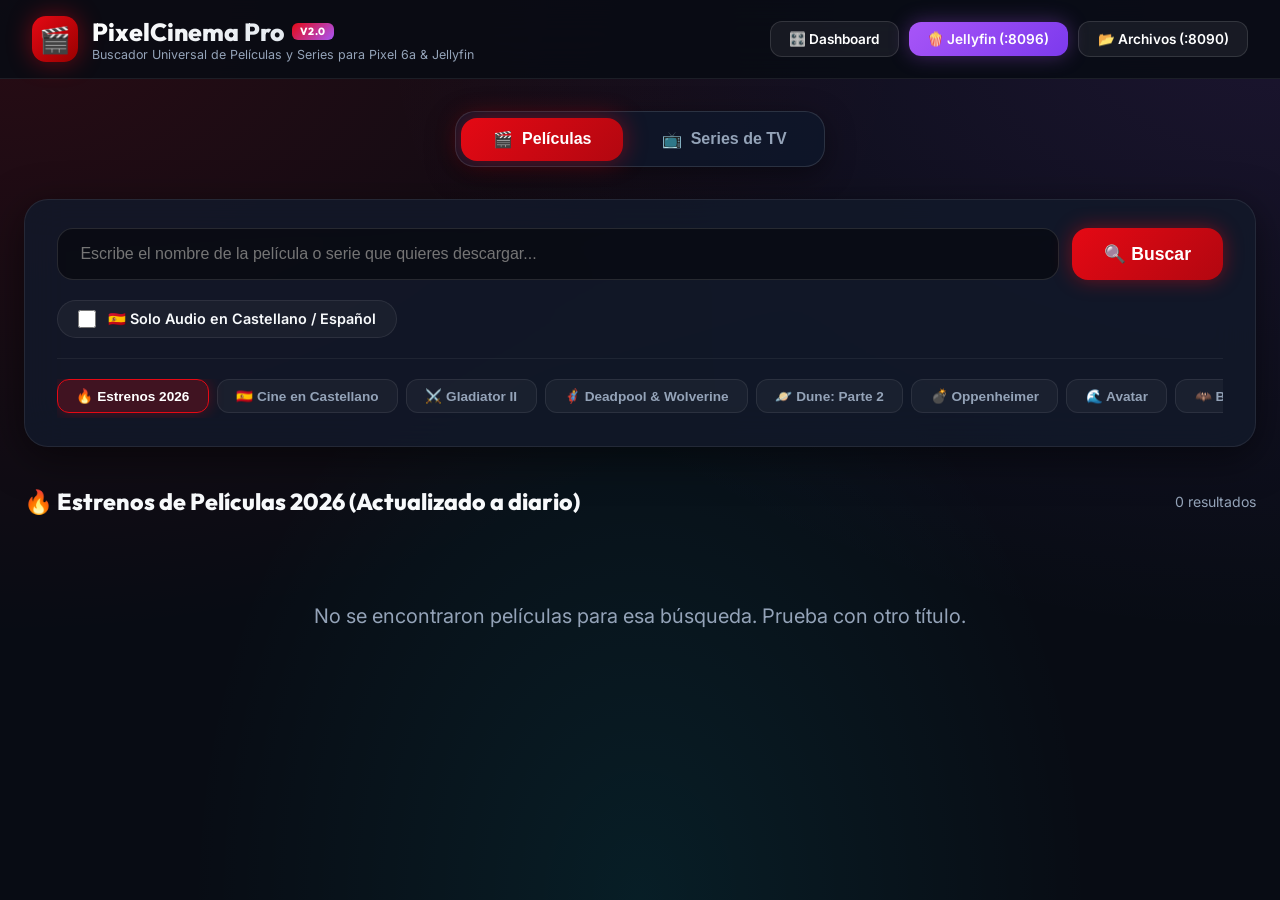
<file: cinema/index.html>
<!DOCTYPE html>
<html lang="es">
<head>
    <meta charset="UTF-8">
    <meta name="viewport" content="width=device-width, initial-scale=1.0">
    <title>PixelCinema Pro v2.0 | Buscador de Películas & Series de TV</title>
    <link rel="preconnect" href="https://fonts.googleapis.com">
    <link rel="preconnect" href="https://fonts.gstatic.com" crossorigin>
    <link href="https://fonts.googleapis.com/css2?family=Outfit:wght@400;500;600;700;800;900&family=Inter:wght@300;400;500;600;700&display=swap" rel="stylesheet">
    <style>
        :root {
            --bg-main: #080c14;
            --card-bg: rgba(18, 25, 42, 0.75);
            --card-border: rgba(255, 255, 255, 0.08);
            --accent-red: #e50914;
            --accent-glow: rgba(229, 9, 20, 0.45);
            --accent-cyan: #00f2fe;
            --accent-purple: #a855f7;
            --accent-amber: #f59e0b;
            --accent-emerald: #10b981;
            --text-main: #f8fafc;
            --text-sub: #94a3b8;
        }

        * {
            box-sizing: border-box;
            margin: 0;
            padding: 0;
        }

        body {
            font-family: 'Inter', sans-serif;
            background-color: var(--bg-main);
            background-image: 
                radial-gradient(at 0% 0%, rgba(229, 9, 20, 0.15) 0px, transparent 50%),
                radial-gradient(at 100% 0%, rgba(168, 85, 247, 0.12) 0px, transparent 50%),
                radial-gradient(at 50% 100%, rgba(0, 242, 254, 0.08) 0px, transparent 50%);
            background-attachment: fixed;
            color: var(--text-main);
            min-height: 100vh;
            padding-bottom: 5rem;
        }

        header {
            background: rgba(8, 12, 20, 0.88);
            backdrop-filter: blur(20px);
            border-bottom: 1px solid var(--card-border);
            position: sticky;
            top: 0;
            z-index: 100;
            padding: 1rem 2rem;
            display: flex;
            justify-content: space-between;
            align-items: center;
            flex-wrap: wrap;
            gap: 1rem;
        }

        .brand {
            display: flex;
            align-items: center;
            gap: 0.85rem;
        }

        .brand-logo {
            width: 46px;
            height: 46px;
            background: linear-gradient(135deg, var(--accent-red), #990000);
            border-radius: 14px;
            display: flex;
            align-items: center;
            justify-content: center;
            font-size: 1.6rem;
            box-shadow: 0 0 25px var(--accent-glow);
        }

        .brand-title h1 {
            font-family: 'Outfit', sans-serif;
            font-size: 1.55rem;
            font-weight: 800;
            background: linear-gradient(135deg, #fff, #cbd5e1);
            -webkit-background-clip: text;
            -webkit-text-fill-color: transparent;
            display: flex;
            align-items: center;
            gap: 0.5rem;
        }

        .brand-badge {
            background: linear-gradient(135deg, var(--accent-red), var(--accent-purple));
            color: white;
            font-size: 0.65rem;
            font-weight: 800;
            padding: 0.15rem 0.5rem;
            border-radius: 6px;
            text-transform: uppercase;
            letter-spacing: 0.5px;
            -webkit-text-fill-color: initial;
        }

        .brand-title p {
            font-size: 0.78rem;
            color: var(--text-sub);
        }

        .header-links {
            display: flex;
            align-items: center;
            gap: 0.65rem;
        }

        .btn-header {
            background: rgba(255, 255, 255, 0.06);
            border: 1px solid rgba(255, 255, 255, 0.12);
            color: white;
            padding: 0.55rem 1.15rem;
            border-radius: 12px;
            font-size: 0.85rem;
            font-weight: 600;
            text-decoration: none;
            display: flex;
            align-items: center;
            gap: 0.4rem;
            transition: all 0.2s ease;
        }

        .btn-header:hover {
            background: rgba(255, 255, 255, 0.12);
            border-color: rgba(255, 255, 255, 0.25);
            transform: translateY(-2px);
        }

        .btn-header.primary {
            background: linear-gradient(135deg, var(--accent-purple), #7c3aed);
            border: none;
            box-shadow: 0 0 20px rgba(168, 85, 247, 0.35);
        }

        .container {
            max-width: 1350px;
            margin: 0 auto;
            padding: 2rem 1.5rem;
        }

        /* MODE SELECTOR (MOVIES vs SERIES) */
        .mode-selector-wrap {
            display: flex;
            justify-content: center;
            margin-bottom: 2rem;
        }

        .mode-selector {
            background: rgba(15, 23, 42, 0.9);
            padding: 0.35rem;
            border-radius: 20px;
            border: 1px solid rgba(255, 255, 255, 0.12);
            display: flex;
            gap: 0.4rem;
            box-shadow: 0 8px 30px rgba(0, 0, 0, 0.4);
        }

        .mode-btn {
            background: transparent;
            border: none;
            color: var(--text-sub);
            padding: 0.75rem 2rem;
            border-radius: 16px;
            font-size: 1rem;
            font-weight: 700;
            cursor: pointer;
            display: flex;
            align-items: center;
            gap: 0.55rem;
            transition: all 0.25s cubic-bezier(0.16, 1, 0.3, 1);
        }

        .mode-btn.active.movies {
            background: linear-gradient(135deg, var(--accent-red), #b20710);
            color: white;
            box-shadow: 0 0 25px var(--accent-glow);
        }

        .mode-btn.active.series {
            background: linear-gradient(135deg, var(--accent-purple), #7c3aed);
            color: white;
            box-shadow: 0 0 25px rgba(168, 85, 247, 0.5);
        }

        /* SEARCH SECTION */
        .search-card {
            background: rgba(18, 25, 42, 0.85);
            border: 1px solid var(--card-border);
            border-radius: 24px;
            padding: 1.75rem 2rem;
            margin-bottom: 2.5rem;
            backdrop-filter: blur(20px);
            box-shadow: 0 10px 40px rgba(0, 0, 0, 0.5);
        }

        .search-box-row {
            display: flex;
            gap: 0.85rem;
            margin-bottom: 1.25rem;
        }

        .search-input {
            flex: 1;
            background: rgba(0, 0, 0, 0.45);
            border: 1px solid rgba(255, 255, 255, 0.12);
            padding: 1rem 1.4rem;
            border-radius: 16px;
            color: #fff;
            font-size: 1rem;
            outline: none;
            transition: all 0.2s ease;
        }

        .search-input:focus {
            border-color: var(--accent-red);
            box-shadow: 0 0 20px var(--accent-glow);
            background: rgba(0, 0, 0, 0.65);
        }

        .search-btn {
            background: linear-gradient(135deg, var(--accent-red), #b20710);
            border: none;
            color: white;
            padding: 0 2rem;
            border-radius: 16px;
            font-size: 1.1rem;
            font-weight: 700;
            cursor: pointer;
            display: flex;
            align-items: center;
            gap: 0.5rem;
            transition: all 0.2s ease;
            box-shadow: 0 0 20px var(--accent-glow);
        }

        .search-btn:hover {
            transform: translateY(-2px);
            filter: brightness(1.1);
        }

        .filters-row {
            display: flex;
            align-items: center;
            justify-content: space-between;
            flex-wrap: wrap;
            gap: 1rem;
            padding-bottom: 1.25rem;
            border-bottom: 1px solid rgba(255, 255, 255, 0.06);
            margin-bottom: 1.25rem;
        }

        .toggle-box {
            display: flex;
            align-items: center;
            gap: 0.75rem;
            background: rgba(255, 255, 255, 0.04);
            padding: 0.55rem 1.25rem;
            border-radius: 20px;
            border: 1px solid rgba(255, 255, 255, 0.08);
            cursor: pointer;
        }

        .toggle-box input {
            accent-color: var(--accent-red);
            width: 18px;
            height: 18px;
            cursor: pointer;
        }

        .quick-seasons-tags {
            display: flex;
            gap: 0.45rem;
            flex-wrap: wrap;
            align-items: center;
        }

        .season-tag {
            background: rgba(255, 255, 255, 0.05);
            border: 1px solid rgba(255, 255, 255, 0.1);
            color: var(--text-sub);
            padding: 0.35rem 0.85rem;
            border-radius: 10px;
            font-size: 0.8rem;
            font-weight: 600;
            cursor: pointer;
            transition: all 0.2s ease;
        }

        .season-tag:hover {
            background: rgba(168, 85, 247, 0.2);
            color: #fff;
            border-color: var(--accent-purple);
        }

        .nav-tabs {
            display: flex;
            gap: 0.5rem;
            overflow-x: auto;
            padding-bottom: 0.35rem;
            scrollbar-width: thin;
        }

        .tab-btn {
            background: rgba(255, 255, 255, 0.04);
            border: 1px solid rgba(255, 255, 255, 0.08);
            color: var(--text-sub);
            padding: 0.5rem 1.15rem;
            border-radius: 12px;
            font-size: 0.85rem;
            font-weight: 600;
            cursor: pointer;
            white-space: nowrap;
            display: flex;
            align-items: center;
            gap: 0.4rem;
            transition: all 0.2s ease;
        }

        .tab-btn:hover, .tab-btn.active {
            background: rgba(229, 9, 20, 0.22);
            color: white;
            border-color: var(--accent-red);
            box-shadow: 0 0 15px rgba(229, 9, 20, 0.3);
        }

        .tab-btn.series-tab:hover, .tab-btn.series-tab.active {
            background: rgba(168, 85, 247, 0.25);
            border-color: var(--accent-purple);
            box-shadow: 0 0 15px rgba(168, 85, 247, 0.35);
        }

        /* DOWNLOADS DOCK */
        .downloads-dock {
            background: rgba(18, 25, 42, 0.95);
            border: 1px solid rgba(255, 255, 255, 0.12);
            border-radius: 22px;
            padding: 1.5rem 1.75rem;
            margin-bottom: 2.5rem;
            backdrop-filter: blur(20px);
            display: none;
            box-shadow: 0 15px 35px rgba(0, 0, 0, 0.6);
        }

        .downloads-dock.active {
            display: block;
        }

        .dock-header {
            display: flex;
            justify-content: space-between;
            align-items: center;
            margin-bottom: 1rem;
        }

        .dock-title {
            font-family: 'Outfit', sans-serif;
            font-size: 1.15rem;
            font-weight: 700;
            display: flex;
            align-items: center;
            gap: 0.6rem;
        }

        .download-item {
            background: rgba(255, 255, 255, 0.03);
            border: 1px solid rgba(255, 255, 255, 0.06);
            border-radius: 16px;
            padding: 1rem 1.35rem;
            margin-bottom: 0.75rem;
            display: flex;
            flex-direction: column;
            gap: 0.6rem;
        }

        .download-item:last-child {
            margin-bottom: 0;
        }

        .item-info {
            display: flex;
            justify-content: space-between;
            align-items: center;
            font-size: 0.92rem;
            flex-wrap: wrap;
            gap: 0.5rem;
        }

        .item-title {
            font-weight: 700;
            color: #fff;
            margin-bottom: 0.2rem;
        }

        .item-speed {
            color: var(--accent-cyan);
            font-size: 0.85rem;
            font-family: monospace;
        }

        .btn-cancel-dl {
            background: rgba(239, 68, 68, 0.15);
            border: 1px solid rgba(239, 68, 68, 0.35);
            color: #fca5a5;
            padding: 0.35rem 0.85rem;
            border-radius: 10px;
            font-size: 0.8rem;
            font-weight: 700;
            cursor: pointer;
            transition: all 0.2s ease;
            white-space: nowrap;
        }

        .btn-cancel-dl:hover {
            background: rgba(239, 68, 68, 0.4);
            color: #fff;
            box-shadow: 0 0 10px rgba(239, 68, 68, 0.4);
        }

        .progress-bar-bg {
            height: 9px;
            background: rgba(255, 255, 255, 0.08);
            border-radius: 5px;
            overflow: hidden;
        }

        .progress-bar-fill {
            height: 100%;
            background: linear-gradient(90deg, var(--accent-red), var(--accent-cyan));
            border-radius: 5px;
            transition: width 0.4s ease;
        }

        .progress-bar-fill.series-fill {
            background: linear-gradient(90deg, var(--accent-purple), var(--accent-cyan));
        }

        /* SECTION HEADER */
        .section-header {
            display: flex;
            justify-content: space-between;
            align-items: center;
            margin-bottom: 1.5rem;
        }

        .section-title {
            font-family: 'Outfit', sans-serif;
            font-size: 1.45rem;
            font-weight: 800;
            display: flex;
            align-items: center;
            gap: 0.6rem;
        }

        .results-count {
            font-size: 0.88rem;
            color: var(--text-sub);
        }

        /* MEDIA CARDS GRID */
        .media-grid {
            display: grid;
            grid-template-columns: repeat(auto-fill, minmax(310px, 1fr));
            gap: 1.5rem;
        }

        .media-card {
            background: var(--card-bg);
            border: 1px solid var(--card-border);
            border-radius: 20px;
            overflow: hidden;
            backdrop-filter: blur(16px);
            display: flex;
            flex-direction: column;
            transition: transform 0.3s cubic-bezier(0.16, 1, 0.3, 1), box-shadow 0.3s ease, border-color 0.3s ease;
        }

        .media-card:hover {
            transform: translateY(-6px);
            border-color: rgba(255, 255, 255, 0.22);
            box-shadow: 0 15px 35px rgba(0, 0, 0, 0.6);
        }

        .media-body {
            padding: 1.5rem;
            display: flex;
            flex-direction: column;
            flex: 1;
            justify-content: space-between;
        }

        .media-title {
            font-family: 'Outfit', sans-serif;
            font-size: 1.08rem;
            font-weight: 700;
            margin-bottom: 0.65rem;
            line-height: 1.4;
            color: #fff;
            word-break: break-word;
        }

        .media-meta {
            display: flex;
            gap: 0.45rem;
            margin-bottom: 1.25rem;
            font-size: 0.8rem;
            flex-wrap: wrap;
        }

        .badge-type-movie {
            background: rgba(229, 9, 20, 0.15);
            color: #ff6b6b;
            padding: 0.22rem 0.6rem;
            border-radius: 8px;
            font-weight: 700;
        }

        .badge-type-series {
            background: rgba(168, 85, 247, 0.18);
            color: #d8b4fe;
            padding: 0.22rem 0.6rem;
            border-radius: 8px;
            font-weight: 700;
        }

        .badge-quality {
            background: rgba(0, 242, 254, 0.15);
            color: var(--accent-cyan);
            padding: 0.22rem 0.6rem;
            border-radius: 8px;
            font-weight: 600;
        }

        .badge-size {
            background: rgba(255, 255, 255, 0.08);
            color: #e2e8f0;
            padding: 0.22rem 0.6rem;
            border-radius: 8px;
            font-weight: 600;
        }

        .badge-seed {
            background: rgba(16, 185, 129, 0.15);
            color: var(--accent-emerald);
            padding: 0.22rem 0.6rem;
            border-radius: 8px;
            font-weight: 700;
        }

        .btn-download-now {
            background: linear-gradient(135deg, var(--accent-red), #b20710);
            border: none;
            color: white;
            padding: 0.85rem 1.25rem;
            border-radius: 14px;
            font-size: 0.92rem;
            font-weight: 700;
            cursor: pointer;
            display: flex;
            justify-content: space-between;
            align-items: center;
            transition: all 0.2s ease;
            box-shadow: 0 4px 15px var(--accent-glow);
            width: 100%;
        }

        .btn-download-now.series-btn {
            background: linear-gradient(135deg, var(--accent-purple), #7c3aed);
            box-shadow: 0 4px 15px rgba(168, 85, 247, 0.35);
        }

        .btn-download-now:hover {
            transform: scale(1.02);
            filter: brightness(1.1);
        }

        #toast {
            position: fixed;
            bottom: 2rem;
            right: 2rem;
            background: #1e293b;
            color: #fff;
            padding: 1rem 1.5rem;
            border-radius: 16px;
            border: 1px solid rgba(255, 255, 255, 0.15);
            box-shadow: 0 10px 35px rgba(0,0,0,0.6);
            transform: translateY(100px);
            opacity: 0;
            transition: all 0.3s cubic-bezier(0.16, 1, 0.3, 1);
            font-size: 0.95rem;
            font-weight: 600;
            z-index: 1000;
            display: flex;
            align-items: center;
            gap: 0.6rem;
        }

        #toast.show {
            transform: translateY(0);
            opacity: 1;
        }

        .loading-spinner {
            text-align: center;
            padding: 4rem 0;
            font-size: 1.25rem;
            color: var(--text-sub);
            grid-column: 1 / -1;
        }
    </style>
</head>
<body>
    <header>
        <div class="brand">
            <div class="brand-logo">🎬</div>
            <div class="brand-title">
                <h1>PixelCinema Pro <span class="brand-badge">v2.0</span></h1>
                <p>Buscador Universal de Películas y Series para Pixel 6a & Jellyfin</p>
            </div>
        </div>
        <div class="header-links">
            <a href="http://192.168.1.135:8080" class="btn-header">🎛️ Dashboard</a>
            <a href="http://192.168.1.135:8096" target="_blank" class="btn-header primary">🍿 Jellyfin (:8096)</a>
            <a href="http://192.168.1.135:8090" target="_blank" class="btn-header">📂 Archivos (:8090)</a>
        </div>
    </header>

    <div class="container">
        <!-- MODE SELECTOR -->
        <div class="mode-selector-wrap">
            <div class="mode-selector">
                <button class="mode-btn active movies" id="btn-mode-movies" onclick="switchMode('movie')">
                    <span>🎬</span> Películas
                </button>
                <button class="mode-btn series" id="btn-mode-series" onclick="switchMode('series')">
                    <span>📺</span> Series de TV
                </button>
            </div>
        </div>

        <!-- SEARCH CARD -->
        <div class="search-card">
            <div class="search-box-row">
                <input type="text" id="search-input" class="search-input" placeholder="Escribe el nombre de la película o serie que quieres descargar..." onkeypress="if(event.key === 'Enter') triggerSearch()">
                <button class="search-btn" onclick="triggerSearch()">🔍 Buscar</button>
            </div>

            <!-- FILTERS & HELPERS -->
            <div class="filters-row">
                <label class="toggle-box">
                    <input type="checkbox" id="spanish-only" onchange="triggerSearch()">
                    <span style="font-size: 0.9rem; font-weight: 600;">🇪🇸 Solo Audio en Castellano / Español</span>
                </label>

                <!-- QUICK SEASONS TAGS (VISIBLE IN SERIES MODE) -->
                <div class="quick-seasons-tags" id="series-tags" style="display: none;">
                    <span style="font-size: 0.8rem; color: var(--text-sub); margin-right: 0.3rem;">Temporadas:</span>
                    <button class="season-tag" onclick="appendSearch('Temporada Completa')">📦 Temp. Completa</button>
                    <button class="season-tag" onclick="appendSearch('S01')">S01</button>
                    <button class="season-tag" onclick="appendSearch('S02')">S02</button>
                    <button class="season-tag" onclick="appendSearch('S03')">S03</button>
                    <button class="season-tag" onclick="appendSearch('S04')">S04</button>
                    <button class="season-tag" onclick="appendSearch('1080p')">1080p</button>
                </div>
            </div>

            <!-- TABS & CATEGORIES -->
            <div class="nav-tabs" id="nav-tabs">
                <!-- Dynamically injected based on mode -->
            </div>
        </div>

        <!-- DOWNLOADS ACTIVE DOCK -->
        <div class="downloads-dock" id="downloads-dock">
            <div class="dock-header">
                <div class="dock-title">
                    <span>⬇️ Descargas en curso en tu Pixel 6a</span>
                </div>
                <div style="display: flex; gap: 0.75rem;">
                    <a href="http://192.168.1.135:8096" target="_blank" style="color: var(--accent-purple); font-size: 0.85rem; font-weight: 600; text-decoration: none;">Abrir Jellyfin ↗</a>
                    <a href="http://192.168.1.135:8090" target="_blank" style="color: var(--accent-cyan); font-size: 0.85rem; font-weight: 600; text-decoration: none;">Explorar Archivos ↗</a>
                </div>
            </div>
            <div id="downloads-list"></div>
        </div>

        <!-- SECTION TITLE -->
        <div class="section-header">
            <h2 class="section-title" id="section-title">🔥 Estrenos Populares</h2>
            <span class="results-count" id="results-count">Cargando catálogo...</span>
        </div>

        <!-- MEDIA GRID -->
        <div id="media-container" class="media-grid">
            <div class="loading-spinner">Consultando bases de datos universales... ⏳</div>
        </div>
    </div>

    <div id="toast">🔔 Notificación</div>

    <script>
        const TRACKERS = '&tr=udp%3A%2F%2Ftracker.opentrackr.org%3A1337%2Fannounce&tr=udp%3A%2F%2Fopen.stealth.si%3A80%2Fannounce&tr=udp%3A%2F%2Ftracker.torrent.eu.org%3A451%2Fannounce&tr=udp%3A%2F%2Fexplodie.org%3A6969%2Fannounce';

        let currentMode = 'movie'; // 'movie' or 'series'

        const MOVIE_TABS = [
            { label: '🔥 Estrenos 2026', query: '2026 1080p' },
            { label: '🇪🇸 Cine en Castellano', query: 'Castellano 1080p' },
            { label: '⚔️ Gladiator II', query: 'Gladiator' },
            { label: '🦸 Deadpool & Wolverine', query: 'Deadpool' },
            { label: '🪐 Dune: Parte 2', query: 'Dune' },
            { label: '💣 Oppenheimer', query: 'Oppenheimer' },
            { label: '🌊 Avatar', query: 'Avatar' },
            { label: '🦇 Batman', query: 'Batman' },
            { label: '🕷️ Spider-Man', query: 'Spider-Man' },
            { label: '✨ Del Revés 2', query: 'Inside Out' }
        ];

        const SERIES_TABS = [
            { label: '👑 Series Top 2026', query: 'Complete Season 1080p' },
            { label: '🇪🇸 Series en Castellano', query: 'Temporada Castellano 1080p' },
            { label: '🔪 Chucky', query: 'Chucky S01' },
            { label: '🐉 La Casa del Dragón', query: 'House of the Dragon' },
            { label: '🦸 The Boys', query: 'The Boys Season' },
            { label: '☢️ Fallout', query: 'Fallout Season' },
            { label: '⏳ Stranger Things', query: 'Stranger Things' },
            { label: '🗡️ Shogun', query: 'Shogun Season' },
            { label: '🧟 The Last of Us', query: 'The Last of Us' },
            { label: '🐧 The Penguin', query: 'The Penguin S01' },
            { label: '🧪 Breaking Bad', query: 'Breaking Bad Complete' },
            { label: '🍩 Los Simpson', query: 'The Simpsons' },
            { label: '🦑 El Juego del Calamar', query: 'Squid Game' },
            { label: '⚔️ Solo Leveling', query: 'Solo Leveling' }
        ];

        function showToast(msg) {
            const t = document.getElementById('toast');
            t.innerHTML = msg;
            t.classList.add('show');
            setTimeout(() => t.classList.remove('show'), 4500);
        }

        function formatBytes(bytes) {
            if (!bytes || bytes === 0) return '1.8 GB';
            const gb = bytes / (1024 * 1024 * 1024);
            if (gb >= 1) return gb.toFixed(2) + ' GB';
            const mb = bytes / (1024 * 1024);
            return mb.toFixed(1) + ' MB';
        }

        function extractQuality(name) {
            const n = name.toLowerCase();
            if (n.includes('castellano') || n.includes('spanish') || n.includes('español')) return '🇪🇸 Castellano';
            if (n.includes('latino')) return '🇲🇽 Latino';
            if (n.includes('dual') || n.includes('multi')) return '🌐 Dual / Multi';
            if (n.includes('2160p') || n.includes('4k')) return '4K UHD';
            if (n.includes('1080p')) return '1080p Full HD';
            if (n.includes('720p')) return '720p HD';
            return 'HD';
        }

        function switchMode(mode) {
            currentMode = mode;
            const btnMovies = document.getElementById('btn-mode-movies');
            const btnSeries = document.getElementById('btn-mode-series');
            const seriesTags = document.getElementById('series-tags');
            const searchInput = document.getElementById('search-input');

            if (mode === 'series') {
                btnMovies.classList.remove('active');
                btnSeries.classList.add('active');
                seriesTags.style.display = 'flex';
                searchInput.placeholder = "Escribe el nombre de la serie, anime o temporada que buscas...";
                renderTabs(SERIES_TABS, true);
                loadTrendingSeries();
            } else {
                btnSeries.classList.remove('active');
                btnMovies.classList.add('active');
                seriesTags.style.display = 'none';
                searchInput.placeholder = "Escribe el nombre de la película que quieres ver...";
                renderTabs(MOVIE_TABS, false);
                loadTrendingMovies();
            }
        }

        function renderTabs(tabs, isSeries) {
            const nav = document.getElementById('nav-tabs');
            nav.innerHTML = tabs.map((t, idx) => `
                <button class="tab-btn ${isSeries ? 'series-tab' : ''} ${idx === 0 ? 'active' : ''}" onclick="selectTab('${t.label}', '${t.query}', this)">
                    ${t.label}
                </button>
            `).join('');
        }

        function selectTab(label, query, btn) {
            document.querySelectorAll('.tab-btn').forEach(b => b.classList.remove('active'));
            btn.classList.add('active');
            document.getElementById('search-input').value = '';
            document.getElementById('section-title').innerHTML = `${currentMode === 'series' ? '📺 Series:' : '🎬 Películas:'} ${label}`;
            performUniversalSearch(query);
        }

        function appendSearch(text) {
            const input = document.getElementById('search-input');
            input.value = `${input.value.trim()} ${text}`.trim();
            triggerSearch();
        }

        function triggerSearch() {
            let q = document.getElementById('search-input').value.trim();
            const isSpanishOnly = document.getElementById('spanish-only') && document.getElementById('spanish-only').checked;

            if (!q) {
                if (currentMode === 'series') {
                    loadTrendingSeries();
                } else {
                    loadTrendingMovies();
                }
                return;
            }

            document.querySelectorAll('.tab-btn').forEach(b => b.classList.remove('active'));

            let finalQuery = q;
            if (isSpanishOnly && !q.toLowerCase().includes('castellano') && !q.toLowerCase().includes('spanish')) {
                finalQuery = `${q} castellano`;
            }

            document.getElementById('section-title').innerHTML = `🔍 Resultados para: "${q}" ${isSpanishOnly ? '(en Castellano)' : ''}`;
            performUniversalSearch(finalQuery);
        }

        async function loadTrendingMovies() {
            document.getElementById('search-input').value = '';
            document.getElementById('section-title').innerHTML = '🔥 Estrenos de Películas 2026 (Actualizado a diario)';
            const year = new Date().getFullYear();
            performUniversalSearch(`${year} 1080p`);
        }

        async function loadTrendingSeries() {
            document.getElementById('search-input').value = '';
            document.getElementById('section-title').innerHTML = '👑 Series de TV Populares y Temporadas Completas';
            performUniversalSearch(`S01 1080p`);
        }

        async function performUniversalSearch(query) {
            const container = document.getElementById('media-container');
            const countLabel = document.getElementById('results-count');
            container.innerHTML = '<div class="loading-spinner">Buscando en todas las fuentes de alta velocidad... ⏳</div>';
            countLabel.innerText = 'Buscando...';

            try {
                const p1 = fetch(`https://torrents-csv.com/service/search?q=${encodeURIComponent(query)}&size=40`)
                    .then(r => r.json())
                    .then(d => d.torrents || [])
                    .catch(() => []);

                const p2 = fetch(`https://apibay.org/q.php?q=${encodeURIComponent(query)}`)
                    .then(r => r.json())
                    .then(d => Array.isArray(d) ? d.map(t => ({
                        name: t.name,
                        infohash: t.info_hash,
                        size_bytes: parseInt(t.size),
                        seeders: parseInt(t.seeders)
                    })) : [])
                    .catch(() => []);

                const [res1, res2] = await Promise.all([p1, p2]);
                let allTorrents = [...res1, ...res2].filter(t => t.name && t.name !== 'No results returned' && (t.infohash || t.info_hash));

                allTorrents.sort((a, b) => (b.seeders || 0) - (a.seeders || 0));
                renderResults(allTorrents);
            } catch (e) {
                container.innerHTML = '<div class="loading-spinner">Error al conectar con los servidores de búsqueda. Prueba otra palabra clave.</div>';
                countLabel.innerText = 'Error de conexión';
            }
        }

        function renderResults(torrents) {
            const container = document.getElementById('media-container');
            const countLabel = document.getElementById('results-count');

            if (!torrents || torrents.length === 0) {
                container.innerHTML = `<div class="loading-spinner">No se encontraron ${currentMode === 'series' ? 'series' : 'películas'} para esa búsqueda. Prueba con otro título.</div>`;
                countLabel.innerText = '0 resultados';
                return;
            }

            countLabel.innerText = `${torrents.length} resultados encontrados`;

            container.innerHTML = torrents.map((t) => {
                const title = t.name;
                const hash = t.infohash || t.info_hash || '';
                const size = formatBytes(t.size_bytes || t.size);
                const seeds = t.seeders || 60;
                const quality = extractQuality(title);
                const magnet = `magnet:?xt=urn:btih:${hash}&dn=${encodeURIComponent(title)}${TRACKERS}`;
                const isSeries = currentMode === 'series' || title.toLowerCase().includes('s0') || title.toLowerCase().includes('season') || title.toLowerCase().includes('temporada');
                const targetFolder = isSeries ? 'Series' : 'Peliculas';

                return `
                    <div class="media-card">
                        <div class="media-body">
                            <div>
                                <h3 class="media-title">${isSeries ? '📺' : '🎬'} ${title}</h3>
                                <div class="media-meta">
                                    <span class="${isSeries ? 'badge-type-series' : 'badge-type-movie'}">${isSeries ? '📺 Serie / Temporada' : '🎬 Película'}</span>
                                    <span class="badge-quality">${quality}</span>
                                    <span class="badge-size">💾 ${size}</span>
                                    <span class="badge-seed">🌱 ${seeds} Semillas</span>
                                </div>
                            </div>
                            <button class="btn-download-now ${isSeries ? 'series-btn' : ''}" 
                                data-magnet="${encodeURIComponent(magnet)}" 
                                data-title="${encodeURIComponent(title)}" 
                                data-type="${isSeries ? 'series' : 'movie'}"
                                onclick="handleDownload(this)">
                                <span>⬇️ Descargar a /Media/${targetFolder}</span>
                                <span>${size}</span>
                            </button>
                        </div>
                    </div>
                `;
            }).join('');
        }

        async function handleDownload(btn) {
            const magnet = btn.getAttribute('data-magnet');
            const title = btn.getAttribute('data-title');
            const type = btn.getAttribute('data-type');
            
            showToast(`🚀 Descargando ${type === 'series' ? 'Serie' : 'Película'} en tu Pixel 6a: <b>${decodeURIComponent(title).substring(0, 45)}...</b>`);

            try {
                const res = await fetch(`/api/download?magnet=${magnet}&title=${title}&type=${type}`);
                const data = await res.json();
                pollDownloads();
            } catch (e) {
                showToast("Descarga enviada a la cola.");
            }
        }

        async function cancelDownload(taskId) {
            if (confirm("¿Seguro que quieres cancelar esta descarga?")) {
                try {
                    await fetch(`/api/cancel?task_id=${taskId}`);
                    showToast("🛑 Descarga cancelada con éxito.");
                    pollDownloads();
                } catch (e) {
                    showToast("Error al cancelar la descarga.");
                }
            }
        }

        async function pollDownloads() {
            try {
                const res = await fetch('/api/downloads');
                const data = await res.json();
                const dList = Object.values(data.downloads || {});
                const dock = document.getElementById('downloads-dock');
                const list = document.getElementById('downloads-list');

                if (dList.length > 0) {
                    dock.classList.add('active');
                    list.innerHTML = dList.map(d => {
                        const isSeries = d.type === 'series';
                        const folder = isSeries ? 'Series' : 'Peliculas';
                        const isDownloading = d.status === 'downloading' || d.status === 'queued';
                        const statusMsg = d.status === 'completed' ? `✅ Guardado en /sdcard/Media/${folder}` : d.status === 'cancelled' ? '🛑 Descarga cancelada' : d.speed;
                        
                        return `
                            <div class="download-item">
                                <div class="item-info">
                                    <div>
                                        <div class="item-title">${isSeries ? '📺' : '🎬'} ${d.title}</div>
                                        <div class="item-speed">${statusMsg} (${d.progress}%)</div>
                                    </div>
                                    ${isDownloading ? `
                                        <button class="btn-cancel-dl" onclick="cancelDownload('${d.id}')">❌ Cancelar</button>
                                    ` : ''}
                                </div>
                                <div class="progress-bar-bg">
                                    <div class="progress-bar-fill ${isSeries ? 'series-fill' : ''}" style="width: ${d.progress}%;"></div>
                                </div>
                            </div>
                        `;
                    }).join('');
                }
            } catch (e) {}
        }

        // Initialize in Movies mode by default
        renderTabs(MOVIE_TABS, false);
        loadTrendingMovies();
        setInterval(pollDownloads, 2000);
    </script>
</body>
</html>
</file>
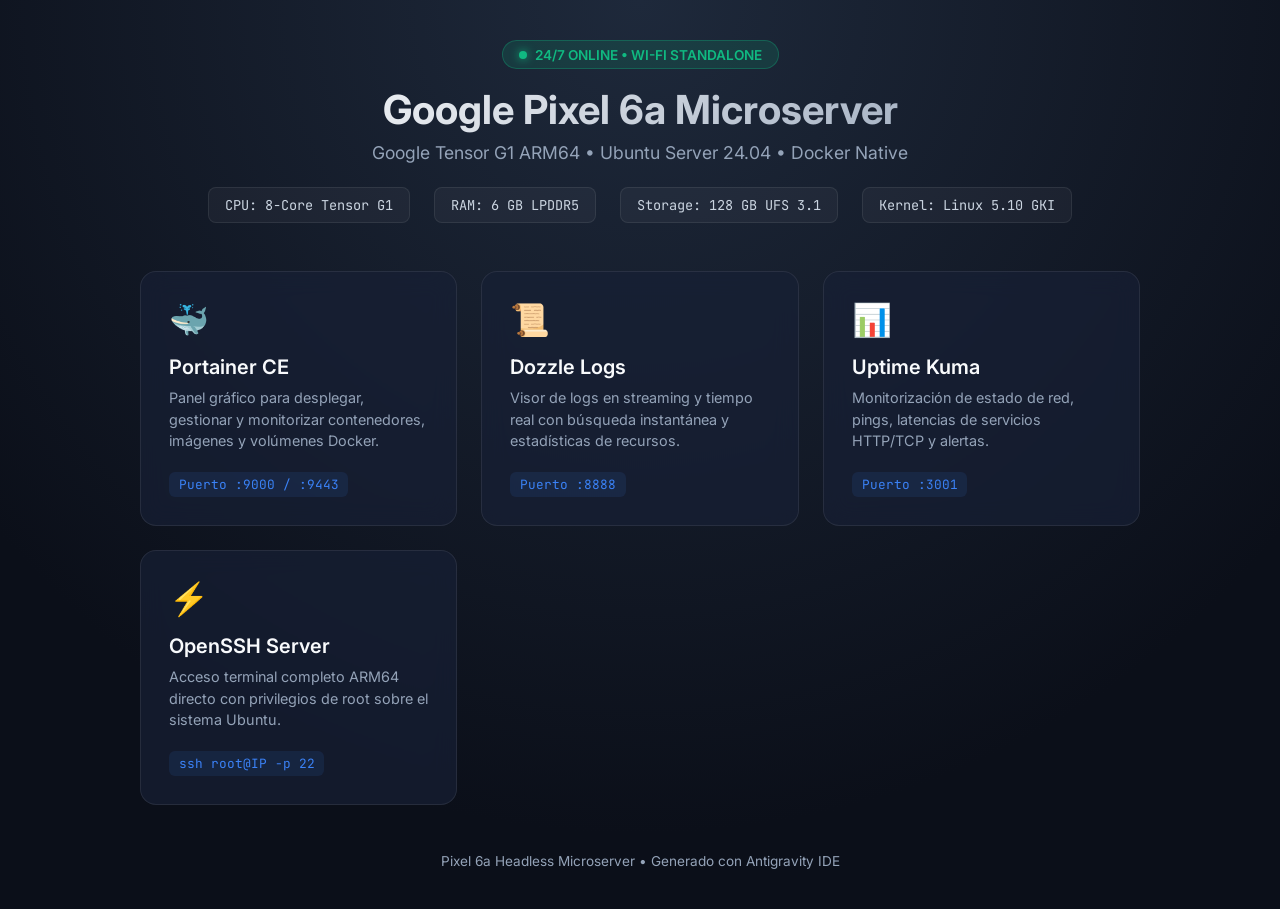
<file: docker/html/index.html>
<!DOCTYPE html>
<html lang="es">
<head>
    <meta charset="UTF-8">
    <meta name="viewport" content="width=device-width, initial-scale=1.0">
    <title>Pixel 6a ARM64 Microserver Dashboard</title>
    <link href="https://fonts.googleapis.com/css2?family=Inter:wght@300;400;600;700&family=JetBrains+Mono&display=swap" rel="stylesheet">
    <style>
        :root {
            --bg: #0b0f19;
            --card-bg: rgba(23, 32, 54, 0.7);
            --card-border: rgba(255, 255, 255, 0.08);
            --accent: #3b82f6;
            --accent-glow: rgba(59, 130, 246, 0.4);
            --success: #10b981;
            --text-primary: #f8fafc;
            --text-secondary: #94a3b8;
        }

        * {
            margin: 0;
            padding: 0;
            box-sizing: border-box;
        }

        body {
            font-family: 'Inter', sans-serif;
            background: radial-gradient(circle at 50% 0%, #1e293b 0%, #0b0f19 75%);
            color: var(--text-primary);
            min-height: 100vh;
            padding: 2.5rem 1.5rem;
            display: flex;
            flex-direction: column;
            align-items: center;
        }

        .header {
            text-align: center;
            margin-bottom: 3rem;
        }

        .badge {
            display: inline-flex;
            align-items: center;
            gap: 0.5rem;
            padding: 0.35rem 1rem;
            border-radius: 9999px;
            background: rgba(16, 185, 129, 0.15);
            border: 1px solid rgba(16, 185, 129, 0.3);
            color: var(--success);
            font-size: 0.85rem;
            font-weight: 600;
            margin-bottom: 1rem;
        }

        .badge .dot {
            width: 8px;
            height: 8px;
            background: var(--success);
            border-radius: 50%;
            box-shadow: 0 0 10px var(--success);
            animation: pulse 2s infinite;
        }

        @keyframes pulse {
            0%, 100% { opacity: 1; }
            50% { opacity: 0.4; }
        }

        h1 {
            font-size: 2.5rem;
            font-weight: 700;
            background: linear-gradient(135deg, #ffffff 0%, #94a3b8 100%);
            -webkit-background-clip: text;
            -webkit-text-fill-color: transparent;
            margin-bottom: 0.5rem;
        }

        .subtitle {
            color: var(--text-secondary);
            font-size: 1.1rem;
        }

        .specs-bar {
            display: flex;
            gap: 1.5rem;
            margin-top: 1.5rem;
            flex-wrap: wrap;
            justify-content: center;
        }

        .spec-item {
            font-family: 'JetBrains Mono', monospace;
            background: rgba(255, 255, 255, 0.04);
            padding: 0.5rem 1rem;
            border-radius: 8px;
            border: 1px solid var(--card-border);
            font-size: 0.85rem;
            color: #cbd5e1;
        }

        .grid {
            display: grid;
            grid-template-columns: repeat(auto-fit, minmax(280px, 1fr));
            gap: 1.5rem;
            max-width: 1000px;
            width: 100%;
        }

        .card {
            background: var(--card-bg);
            border: 1px solid var(--card-border);
            border-radius: 16px;
            padding: 1.75rem;
            backdrop-filter: blur(12px);
            transition: all 0.3s cubic-bezier(0.4, 0, 0.2, 1);
            text-decoration: none;
            color: inherit;
            display: flex;
            flex-direction: column;
            position: relative;
            overflow: hidden;
        }

        .card:hover {
            transform: translateY(-4px);
            border-color: var(--accent);
            box-shadow: 0 12px 30px -10px var(--accent-glow);
        }

        .card-icon {
            font-size: 2rem;
            margin-bottom: 1rem;
        }

        .card-title {
            font-size: 1.25rem;
            font-weight: 600;
            margin-bottom: 0.5rem;
        }

        .card-desc {
            color: var(--text-secondary);
            font-size: 0.9rem;
            line-height: 1.5;
            flex-grow: 1;
            margin-bottom: 1.25rem;
        }

        .card-port {
            font-family: 'JetBrains Mono', monospace;
            font-size: 0.8rem;
            color: var(--accent);
            background: rgba(59, 130, 246, 0.1);
            padding: 0.25rem 0.6rem;
            border-radius: 6px;
            align-self: flex-start;
        }

        footer {
            margin-top: auto;
            padding-top: 3rem;
            color: var(--text-secondary);
            font-size: 0.85rem;
            text-align: center;
        }
    </style>
</head>
<body>
    <header class="header">
        <div class="badge">
            <span class="dot"></span> 24/7 ONLINE • WI-FI STANDALONE
        </div>
        <h1>Google Pixel 6a Microserver</h1>
        <p class="subtitle">Google Tensor G1 ARM64 • Ubuntu Server 24.04 • Docker Native</p>
        <div class="specs-bar">
            <div class="spec-item">CPU: 8-Core Tensor G1</div>
            <div class="spec-item">RAM: 6 GB LPDDR5</div>
            <div class="spec-item">Storage: 128 GB UFS 3.1</div>
            <div class="spec-item">Kernel: Linux 5.10 GKI</div>
        </div>
    </header>

    <main class="grid">
        <a href="http://pixel6a-server.local:9000" class="card" target="_blank">
            <div class="card-icon">🐳</div>
            <div class="card-title">Portainer CE</div>
            <div class="card-desc">Panel gráfico para desplegar, gestionar y monitorizar contenedores, imágenes y volúmenes Docker.</div>
            <div class="card-port">Puerto :9000 / :9443</div>
        </a>

        <a href="http://pixel6a-server.local:8888" class="card" target="_blank">
            <div class="card-icon">📜</div>
            <div class="card-title">Dozzle Logs</div>
            <div class="card-desc">Visor de logs en streaming y tiempo real con búsqueda instantánea y estadísticas de recursos.</div>
            <div class="card-port">Puerto :8888</div>
        </a>

        <a href="http://pixel6a-server.local:3001" class="card" target="_blank">
            <div class="card-icon">📊</div>
            <div class="card-title">Uptime Kuma</div>
            <div class="card-desc">Monitorización de estado de red, pings, latencias de servicios HTTP/TCP y alertas.</div>
            <div class="card-port">Puerto :3001</div>
        </a>

        <div class="card">
            <div class="card-icon">⚡</div>
            <div class="card-title">OpenSSH Server</div>
            <div class="card-desc">Acceso terminal completo ARM64 directo con privilegios de root sobre el sistema Ubuntu.</div>
            <div class="card-port">ssh root@IP -p 22</div>
        </div>
    </main>

    <footer>
        Pixel 6a Headless Microserver • Generado con Antigravity IDE
    </footer>
</body>
</html>
</file>
